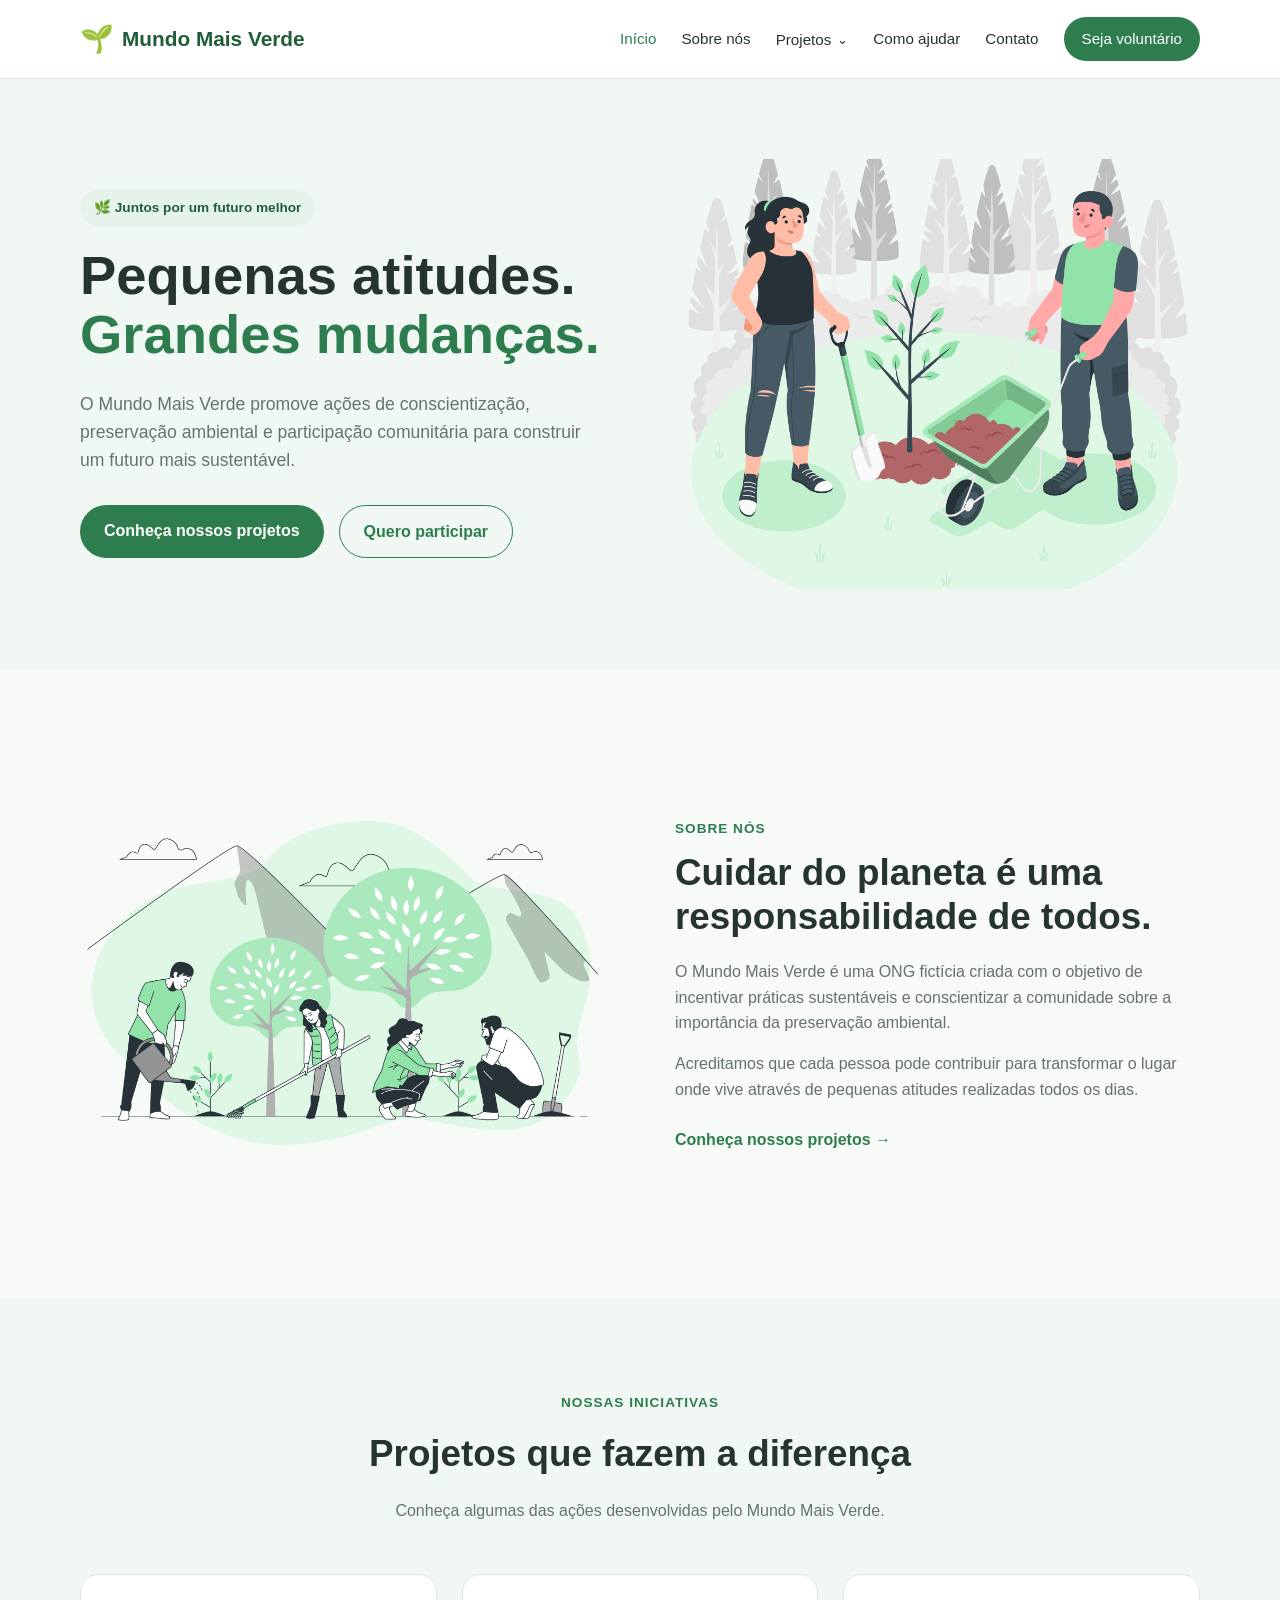
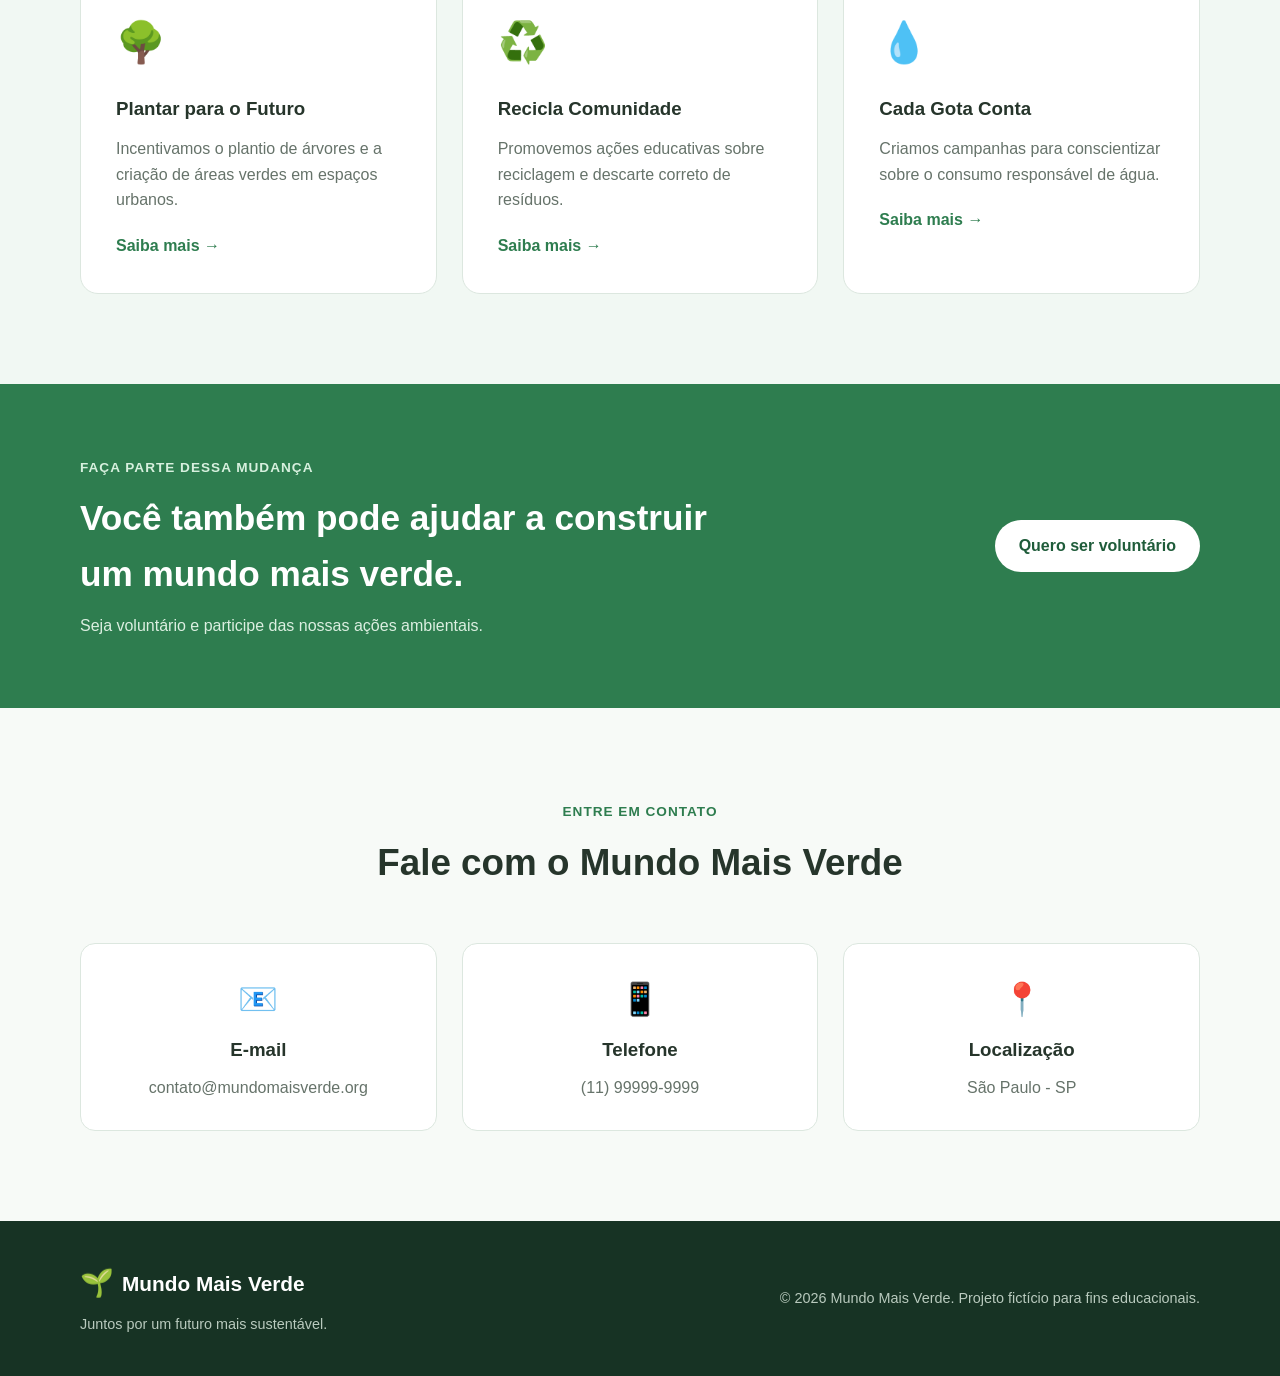
<file: index.html>
<!doctype html>

<html lang="pt-BR">
  <head>
    <meta charset="UTF-8" />
    <meta name="viewport" content="width=device-width, initial-scale=1.0" />

    <title>Mundo Mais Verde | Preservando o nosso futuro</title>

    <link rel="stylesheet" href="css/styles.css" />
  </head>

  <body>
    <header class="header">
      <div class="container header-content">
        <a href="index.html" class="logo">
          <span>🌱</span>
          Mundo Mais Verde
        </a>

        <nav class="nav" id="mainNav">
          <a href="index.html" class="active">Início</a>

          <a href="#sobre">Sobre nós</a>

          <div class="dropdown">
            <button class="dropdown-button">
              Projetos
              <span>⌄</span>
            </button>

            <div class="dropdown-menu">
              <a href="projetos.html">Todos os projetos</a>
              <a href="projetos.html#plantar">Plantar para o Futuro</a>
              <a href="projetos.html#recicla">Recicla Comunidade</a>
              <a href="projetos.html#agua">Cada Gota Conta</a>
            </div>
          </div>

          <a href="#como-ajudar">Como ajudar</a>

          <a href="#contato">Contato</a>

          <a href="cadastro.html" class="nav-button"> Seja voluntário </a>
        </nav>

        <button
          class="menu-toggle"
          id="menuToggle"
          aria-label="Abrir menu"
          aria-expanded="false"
        >
          ☰
        </button>
      </div>
    </header>

    <main>
      <!-- HERO -->

      <section class="hero">
        <div class="container hero-content">
          <div class="hero-text">
            <span class="tag"> 🌿 Juntos por um futuro melhor </span>

            <h1>
              Pequenas atitudes.
              <span>Grandes mudanças.</span>
            </h1>

            <p>
              O Mundo Mais Verde promove ações de conscientização, preservação
              ambiental e participação comunitária para construir um futuro mais
              sustentável.
            </p>

            <div class="hero-buttons">
              <a href="projetos.html" class="button primary">
                Conheça nossos projetos
              </a>

              <a href="cadastro.html" class="button secondary">
                Quero participar
              </a>
            </div>
          </div>

          <div class="hero-image">
            <img
              src="img/planting tree-amico.png"
              alt="Duas pessoas plantando uma arvore"
            />
          </div>
        </div>
      </section>

      <!-- SOBRE -->

      <section id="sobre" class="section">
        <div class="container about">
          <div class="about-image">
            <img
              src="img/planting tree-bro.png"
              alt="Um grupode amigos plantando"
            />
          </div>

          <div class="about-text">
            <span class="section-tag">Sobre nós</span>

            <h2>Cuidar do planeta é uma responsabilidade de todos.</h2>

            <p>
              O Mundo Mais Verde é uma ONG fictícia criada com o objetivo de
              incentivar práticas sustentáveis e conscientizar a comunidade
              sobre a importância da preservação ambiental.
            </p>

            <p>
              Acreditamos que cada pessoa pode contribuir para transformar o
              lugar onde vive através de pequenas atitudes realizadas todos os
              dias.
            </p>

            <a href="projetos.html" class="text-link">
              Conheça nossos projetos →
            </a>
          </div>
        </div>
      </section>

      <!-- PROJETOS -->

      <section class="section projects-section">
        <div class="container">
          <div class="section-header">
            <span class="section-tag">Nossas iniciativas</span>

            <h2>Projetos que fazem a diferença</h2>

            <p>
              Conheça algumas das ações desenvolvidas pelo Mundo Mais Verde.
            </p>
          </div>

          <div class="cards">
            <article class="card">
              <div class="card-icon">🌳</div>

              <h3>Plantar para o Futuro</h3>

              <p>
                Incentivamos o plantio de árvores e a criação de áreas verdes em
                espaços urbanos.
              </p>

              <a href="projetos.html"> Saiba mais → </a>
            </article>

            <article class="card">
              <div class="card-icon">♻️</div>

              <h3>Recicla Comunidade</h3>

              <p>
                Promovemos ações educativas sobre reciclagem e descarte correto
                de resíduos.
              </p>

              <a href="projetos.html"> Saiba mais → </a>
            </article>

            <article class="card">
              <div class="card-icon">💧</div>

              <h3>Cada Gota Conta</h3>

              <p>
                Criamos campanhas para conscientizar sobre o consumo responsável
                de água.
              </p>

              <a href="projetos.html"> Saiba mais → </a>
            </article>
          </div>
        </div>
      </section>

      <!-- COMO AJUDAR -->

      <section id="como-ajudar" class="help-section">
        <div class="container help-content">
          <div>
            <span class="section-tag light"> Faça parte dessa mudança </span>

            <h2>Você também pode ajudar a construir um mundo mais verde.</h2>

            <p>Seja voluntário e participe das nossas ações ambientais.</p>
          </div>

          <a href="cadastro.html" class="button white">
            Quero ser voluntário
          </a>
        </div>
      </section>

      <!-- CONTATO -->

      <section id="contato" class="section">
        <div class="container">
          <div class="section-header">
            <span class="section-tag">Entre em contato</span>

            <h2>Fale com o Mundo Mais Verde</h2>
          </div>

          <div class="contact-grid">
            <div class="contact-item">
              <span>📧</span>
              <h3>E-mail</h3>
              <p>contato@mundomaisverde.org</p>
            </div>

            <div class="contact-item">
              <span>📱</span>
              <h3>Telefone</h3>
              <p>(11) 99999-9999</p>
            </div>

            <div class="contact-item">
              <span>📍</span>
              <h3>Localização</h3>
              <p>São Paulo - SP</p>
            </div>
          </div>
        </div>
      </section>
    </main>

    <footer class="footer">
      <div class="container footer-content">
        <div>
          <a href="index.html" class="logo footer-logo">
            <span>🌱</span>
            Mundo Mais Verde
          </a>

          <p>Juntos por um futuro mais sustentável.</p>
        </div>

        <p>© 2026 Mundo Mais Verde. Projeto fictício para fins educacionais.</p>
      </div>
    </footer>

    <script src="js/scripts.js"></script>
  </body>
</html>
</file>
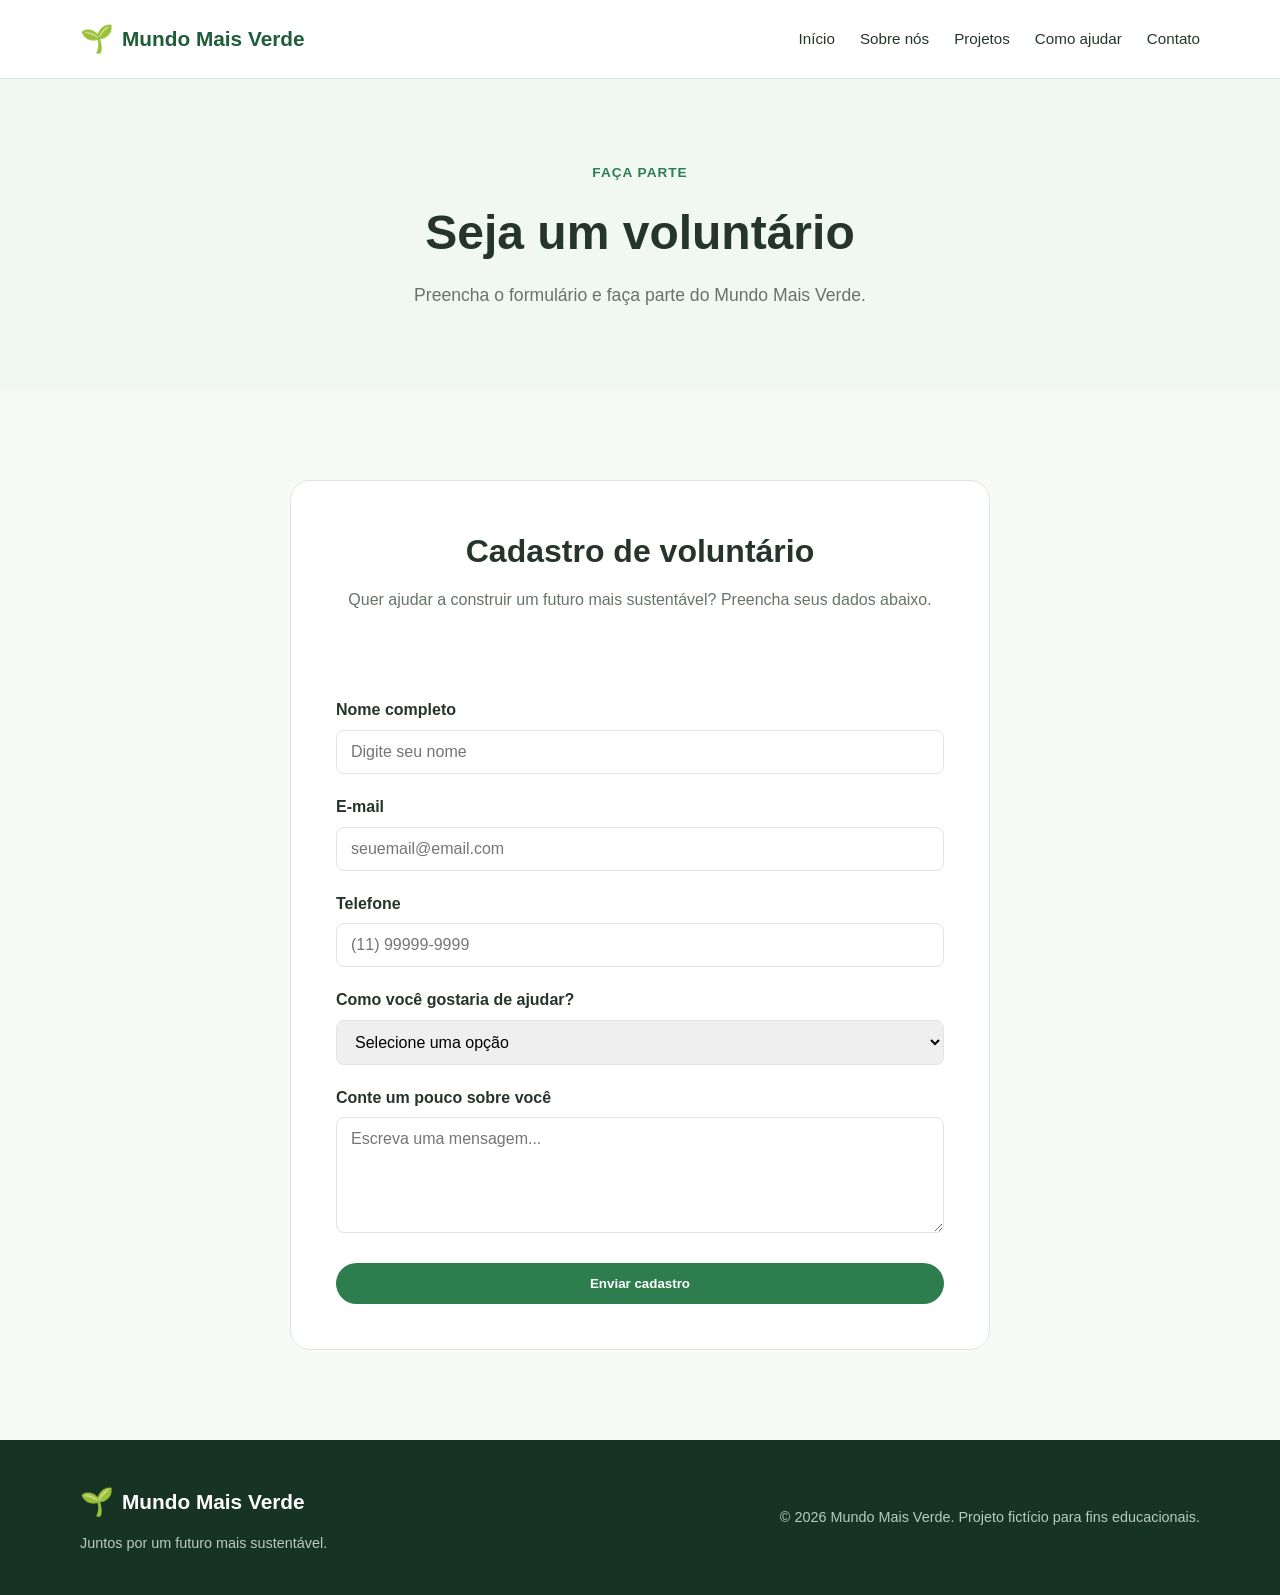
<file: cadastro.html>
<!doctype html>

<html lang="pt-BR">
  <head>
    <meta charset="UTF-8" />
    <meta name="viewport" content="width=device-width, initial-scale=1.0" />

    <title>Cadastro | Mundo Mais Verde</title>

    <link rel="stylesheet" href="css/styles.css" />
  </head>

  <body>
    <header class="header">
      <div class="container header-content">
        <a href="index.html" class="logo">
          <span>🌱</span>
          Mundo Mais Verde
        </a>

        <button
          class="menu-toggle"
          id="menuToggle"
          type="button"
          aria-label="Abrir menu"
          aria-expanded="false"
        >
          ☰
        </button>

        <nav class="nav" id="mainNav">
          <a href="index.html">Início</a>

          <a href="index.html#sobre">Sobre nós</a>

          <a href="projetos.html">Projetos</a>

          <a href="index.html#como-ajudar">Como ajudar</a>

          <a href="index.html#contato">Contato</a>
        </nav>
      </div>
    </header>

    <main>
      <section class="page-hero">
        <div class="container">
          <span class="section-tag"> Faça parte </span>

          <h1>Seja um voluntário</h1>

          <p>Preencha o formulário e faça parte do Mundo Mais Verde.</p>
        </div>
      </section>

      <section class="section">
        <div class="container">
          <div class="form-container">
            <div class="form-intro">
              <h2>Cadastro de voluntário</h2>

              <p>
                Quer ajudar a construir um futuro mais sustentável? Preencha
                seus dados abaixo.
              </p>
            </div>

            <form id="formCadastro">
              <div class="form-group">
                <label for="nome"> Nome completo </label>

                <input
                  type="text"
                  id="nome"
                  name="nome"
                  placeholder="Digite seu nome"
                  required
                />
              </div>

              <div class="form-group">
                <label for="email"> E-mail </label>

                <input
                  type="email"
                  id="email"
                  name="email"
                  placeholder="seuemail@email.com"
                  required
                />
              </div>

              <div class="form-group">
                <label for="telefone"> Telefone </label>

                <input
                  type="tel"
                  id="telefone"
                  name="telefone"
                  placeholder="(11) 99999-9999"
                  required
                />
              </div>

              <div class="form-group">
                <label for="area"> Como você gostaria de ajudar? </label>

                <select id="area" name="area" required>
                  <option value="">Selecione uma opção</option>

                  <option value="plantio">Plantio de árvores</option>

                  <option value="reciclagem">Reciclagem</option>

                  <option value="educacao">Educação ambiental</option>

                  <option value="eventos">Eventos e campanhas</option>
                </select>
              </div>

              <div class="form-group">
                <label for="mensagem"> Conte um pouco sobre você </label>

                <textarea
                  id="mensagem"
                  name="mensagem"
                  rows="5"
                  placeholder="Escreva uma mensagem..."
                ></textarea>
              </div>

              <button type="submit" class="button primary form-button">
                Enviar cadastro
              </button>
            </form>
          </div>
        </div>
      </section>
    </main>

    <footer class="footer">
      <div class="container footer-content">
        <div>
          <a href="index.html" class="logo footer-logo">
            <span>🌱</span>
            Mundo Mais Verde
          </a>

          <p>Juntos por um futuro mais sustentável.</p>
        </div>

        <p>© 2026 Mundo Mais Verde. Projeto fictício para fins educacionais.</p>
      </div>
    </footer>
    <script src="js/scripts.js"></script>
  </body>
</html>
</file>
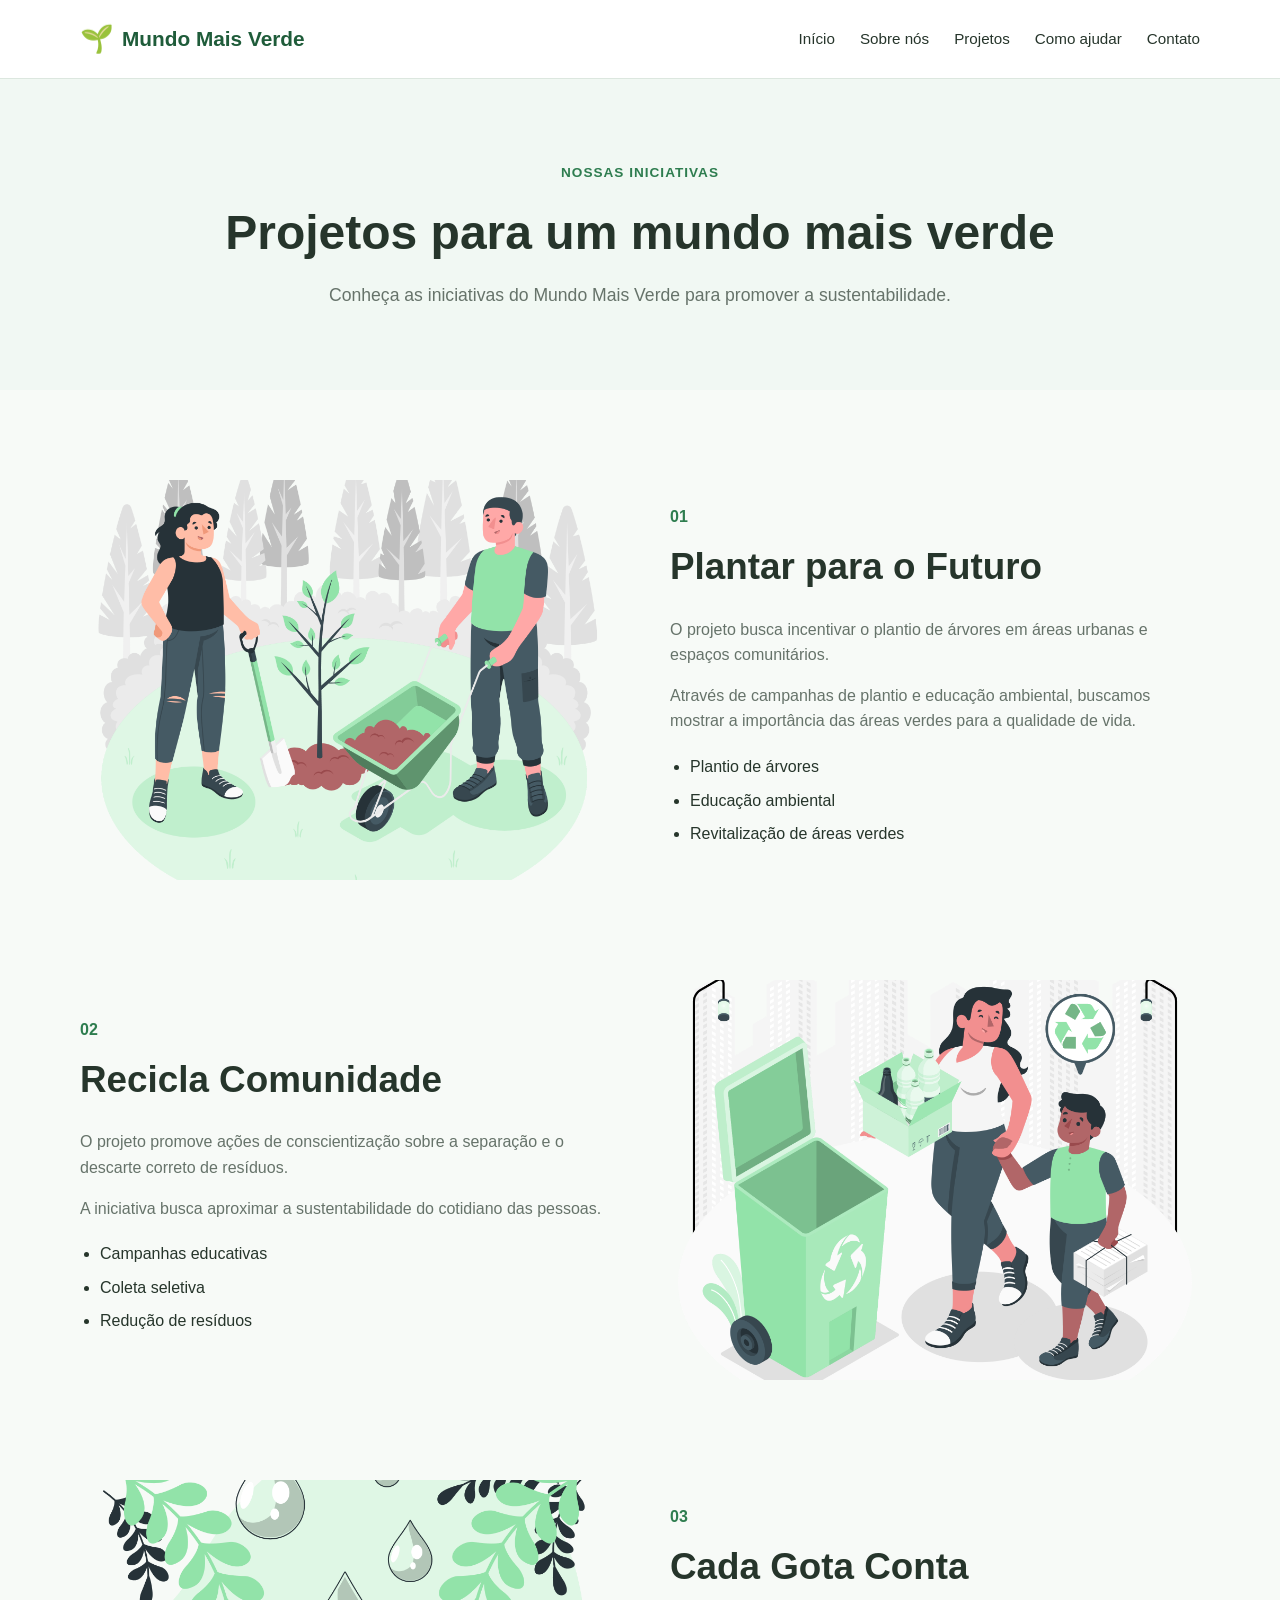
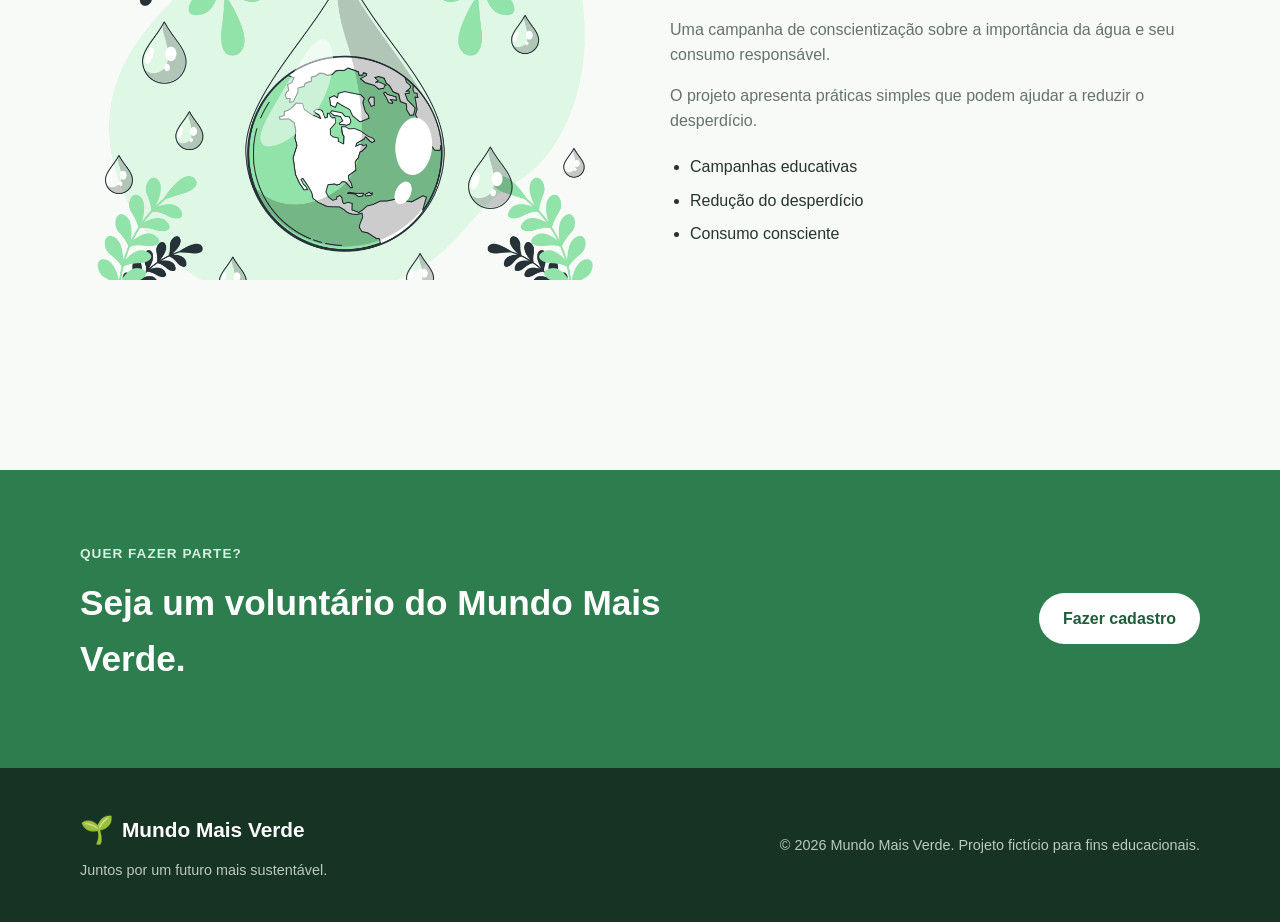
<file: projetos.html>
<!doctype html>

<html lang="pt-BR">
  <head>
    <meta charset="UTF-8" />
    <meta name="viewport" content="width=device-width, initial-scale=1.0" />

    <title>Projetos | Mundo Mais Verde</title>

   <link rel="stylesheet" href="css/styles.css" />
 
  </head>

    <header class="header">
      <div class="container header-content">
        <a href="index.html" class="logo">
          <span>🌱</span>
          Mundo Mais Verde
        </a>

      <button
          class="menu-toggle"
          id="menuToggle"
          type="button"
          aria-label="Abrir menu"
          aria-expanded="false"
        >
          ☰
        </button>

        <nav class="nav" id="mainNav">
          <a href="index.html">Início</a>

          <a href="index.html#sobre">Sobre nós</a>

          <a href="projetos.html">Projetos</a>

          <a href="index.html#como-ajudar">Como ajudar</a>

          <a href="index.html#contato">Contato</a>
        </nav>
      </div>
    </header>

    <main>
      <section class="page-hero">
        <div class="container">
          <span class="section-tag"> Nossas iniciativas </span>

          <h1>Projetos para um mundo mais verde</h1>

          <p>
            Conheça as iniciativas do Mundo Mais Verde para promover a
            sustentabilidade.
          </p>
        </div>
      </section>

      <section class="section">
        <div class="container">
          <article class="project">
            <div class="project-image">
              <img src="img/planting tree-amico.png" alt="Pessoas plantando árvores" />
            </div>

            <div class="project-content">
              <span class="project-number"> 01 </span>

              <h2>Plantar para o Futuro</h2>

              <p>
                O projeto busca incentivar o plantio de árvores em áreas urbanas
                e espaços comunitários.
              </p>

              <p>
                Através de campanhas de plantio e educação ambiental, buscamos
                mostrar a importância das áreas verdes para a qualidade de vida.
              </p>

              <ul>
                <li>Plantio de árvores</li>
                <li>Educação ambiental</li>
                <li>Revitalização de áreas verdes</li>
              </ul>
            </div>
          </article>

          <article class="project reverse">
            <div class="project-image">
              <img
                src="img/Recycling-amico.png"
                alt="Materiais separados para reciclagem"
              />
            </div>

            <div class="project-content">
              <span class="project-number"> 02 </span>

              <h2>Recicla Comunidade</h2>

              <p>
                O projeto promove ações de conscientização sobre a separação e o
                descarte correto de resíduos.
              </p>

              <p>
                A iniciativa busca aproximar a sustentabilidade do cotidiano das
                pessoas.
              </p>

              <ul>
                <li>Campanhas educativas</li>
                <li>Coleta seletiva</li>
                <li>Redução de resíduos</li>
              </ul>
            </div>
          </article>

          <article class="project">
            <div class="project-image">
              <img src="img/Water drop-bro.png" alt="Água sendo preservada na natureza" />
            </div>

            <div class="project-content">
              <span class="project-number"> 03 </span>

              <h2>Cada Gota Conta</h2>

              <p>
                Uma campanha de conscientização sobre a importância da água e
                seu consumo responsável.
              </p>

              <p>
                O projeto apresenta práticas simples que podem ajudar a reduzir
                o desperdício.
              </p>

              <ul>
                <li>Campanhas educativas</li>
                <li>Redução do desperdício</li>
                <li>Consumo consciente</li>
              </ul>
            </div>
          </article>
        </div>
      </section>

      <section class="help-section">
        <div class="container help-content">
          <div>
            <span class="section-tag light"> Quer fazer parte? </span>

            <h2>Seja um voluntário do Mundo Mais Verde.</h2>
          </div>

          <a href="cadastro.html" class="button white"> Fazer cadastro </a>
        </div>
      </section>
    </main>

    <footer class="footer">
      <div class="container footer-content">
        <div>
          <a href="index.html" class="logo footer-logo">
            <span>🌱</span>
            Mundo Mais Verde
          </a>

          <p>Juntos por um futuro mais sustentável.</p>
        </div>

        <p>© 2026 Mundo Mais Verde. Projeto fictício para fins educacionais.</p>
      </div>
    </footer>

    <script src="js/scripts.js"></script>
  </body>
</html>
</file>
<file: css/styles.css>
/* =========================
RESET
========================= */

* {
  margin: 0;
  padding: 0;
  box-sizing: border-box;
}

html {
  scroll-behavior: smooth;
}

body {
  font-family: Arial, Helvetica, sans-serif;
  color: #26352b;
  background-color: #f7faf7;
  line-height: 1.6;
}

img {
  width: 100%;
  display: block;
}

a {
  text-decoration: none;
  color: inherit;
}

/* =========================
CORES
========================= */

:root {
  --verde: #2e7d4f;
  --verde-escuro: #1f5c3a;
  --verde-claro: #e6f3ea;
  --verde-muito-claro: #f1f8f3;
  --azul: #5aa9a2;
  --branco: #ffffff;
  --texto: #26352b;
  --texto-claro: #66736a;
  --borda: #dce7df;
}

/* =========================
CONTAINER
========================= */

.container {
  width: min(1120px, 90%);
  margin: 0 auto;
}

/* =========================
HEADER
========================= */

.header {
  background-color: var(--branco);
  border-bottom: 1px solid var(--borda);
  position: sticky;
  top: 0;
  z-index: 1000;
}

.header-content {
  min-height: 78px;
  display: flex;
  align-items: center;
  justify-content: space-between;
  gap: 30px;
}

.logo {
  display: flex;
  align-items: center;
  gap: 8px;
  color: var(--verde-escuro);
  font-size: 1.3rem;
  font-weight: 700;
}

.logo span {
  font-size: 1.7rem;
}

.nav {
  display: flex;
  align-items: center;
  gap: 25px;
}

.nav a {
  color: var(--texto);
  font-size: 0.95rem;
  transition: 0.3s;
}

.nav a:hover,
.nav a.active {
  color: var(--verde);
}

.nav-button {
  background-color: var(--verde);
  color: white !important;
  padding: 10px 18px;
  border-radius: 25px;
}

.nav-button:hover {
  background-color: var(--verde-escuro);
}

/* =========================
HERO
========================= */

.hero {
  background-color: var(--verde-muito-claro);
  padding: 80px 0;
}

.hero-content {
  display: grid;
  grid-template-columns: 1fr 1fr;
  align-items: center;
  gap: 60px;
}

.tag {
  display: inline-block;
  background-color: var(--verde-claro);
  color: var(--verde-escuro);
  padding: 7px 14px;
  border-radius: 20px;
  font-size: 0.85rem;
  font-weight: 600;
  margin-bottom: 20px;
}

.hero h1 {
  font-size: 3.4rem;
  line-height: 1.1;
  margin-bottom: 25px;
}

.hero h1 span {
  display: block;
  color: var(--verde);
}

.hero p {
  color: var(--texto-claro);
  font-size: 1.1rem;
  max-width: 550px;
  margin-bottom: 30px;
}

.hero-image img {
  height: 430px;
  object-fit: cover;
  border-radius: 25px;
}

/* =========================
BOTÕES
========================= */

.hero-buttons {
  display: flex;
  gap: 15px;
  flex-wrap: wrap;
}

.button {
  display: inline-block;
  padding: 13px 24px;
  border-radius: 30px;
  font-weight: 600;
  transition: 0.3s;
  border: none;
  cursor: pointer;
}

.button.primary {
  background-color: var(--verde);
  color: white;
}

.button.primary:hover {
  background-color: var(--verde-escuro);
  transform: translateY(-2px);
}

.button.secondary {
  border: 1px solid var(--verde);
  color: var(--verde);
  background-color: transparent;
}

.button.secondary:hover {
  background-color: var(--verde-claro);
}

.button.white {
  background-color: white;
  color: var(--verde-escuro);
}

.button.white:hover {
  transform: translateY(-2px);
}

/* =========================
SEÇÕES
========================= */

.section {
  padding: 90px 0;
}

.section-tag {
  color: var(--verde);
  font-size: 0.85rem;
  font-weight: 700;
  text-transform: uppercase;
  letter-spacing: 1px;
}

.section-tag.light {
  color: #d7f0de;
}

.section-header {
  text-align: center;
  max-width: 650px;
  margin: 0 auto 50px;
}

.section-header h2 {
  font-size: 2.3rem;
  margin: 10px 0 15px;
}

.section-header p {
  color: var(--texto-claro);
}

/* =========================
SOBRE
========================= */

.about {
  display: grid;
  grid-template-columns: 1fr 1fr;
  align-items: center;
  gap: 70px;
}

.about-image img {
  height: 450px;
  object-fit: cover;
  border-radius: 25px;
}

.about-text h2 {
  font-size: 2.3rem;
  line-height: 1.2;
  margin: 10px 0 20px;
}

.about-text p {
  color: var(--texto-claro);
  margin-bottom: 15px;
}

.text-link {
  display: inline-block;
  margin-top: 10px;
  color: var(--verde);
  font-weight: 700;
}

/* =========================
CARDS
========================= */

.projects-section {
  background-color: var(--verde-muito-claro);
}

.cards {
  display: grid;
  grid-template-columns: repeat(3, 1fr);
  gap: 25px;
}

.card {
  background-color: white;
  padding: 35px;
  border-radius: 18px;
  border: 1px solid var(--borda);
  transition: 0.3s;
}

.card:hover {
  transform: translateY(-5px);
}

.card-icon {
  font-size: 2.5rem;
  margin-bottom: 20px;
}

.card h3 {
  margin-bottom: 12px;
}

.card p {
  color: var(--texto-claro);
  margin-bottom: 20px;
}

.card a {
  color: var(--verde);
  font-weight: 700;
}

/* =========================
COMO AJUDAR
========================= */

.help-section {
  background-color: var(--verde);
  color: white;
  padding: 70px 0;
}

.help-content {
  display: flex;
  align-items: center;
  justify-content: space-between;
  gap: 40px;
}

.help-content h2 {
  max-width: 650px;
  font-size: 2.2rem;
  margin: 10px 0;
}

.help-content p {
  color: #dcefe1;
}

/* =========================
CONTATO
========================= */

.contact-grid {
  display: grid;
  grid-template-columns: repeat(3, 1fr);
  gap: 25px;
}

.contact-item {
  text-align: center;
  padding: 30px;
  background-color: white;
  border: 1px solid var(--borda);
  border-radius: 15px;
}

.contact-item span {
  font-size: 2rem;
}

.contact-item h3 {
  margin: 10px 0;
}

.contact-item p {
  color: var(--texto-claro);
}

/* =========================
PÁGINAS INTERNAS
========================= */

.page-hero {
  background-color: var(--verde-muito-claro);
  padding: 80px 0;
  text-align: center;
}

.page-hero h1 {
  font-size: 3rem;
  margin: 10px 0;
}

.page-hero p {
  color: var(--texto-claro);
  font-size: 1.1rem;
}

/* =========================
PROJETOS
========================= */

.project {
  display: grid;
  grid-template-columns: 1fr 1fr;
  gap: 60px;
  align-items: center;
  margin-bottom: 100px;
}

.project.reverse .project-image {
  order: 2;
}

.project-image img {
  height: 400px;
  object-fit: cover;
  border-radius: 20px;
}

.project-number {
  color: var(--verde);
  font-size: 1rem;
  font-weight: bold;
}

.project-content h2 {
  font-size: 2.3rem;
  margin: 8px 0 20px;
}

.project-content p {
  color: var(--texto-claro);
  margin-bottom: 15px;
}

.project-content ul {
  margin-top: 20px;
  padding-left: 20px;
}

.project-content li {
  margin-bottom: 8px;
}

/* =========================
FORMULÁRIO
========================= */

.form-container {
  max-width: 700px;
  margin: 0 auto;
  background-color: white;
  padding: 45px;
  border-radius: 20px;
  border: 1px solid var(--borda);
}

.form-intro {
  text-align: center;
  margin-bottom: 35px;
}

.form-intro h2 {
  font-size: 2rem;
  margin-bottom: 10px;
}

.form-intro p {
  color: var(--texto-claro);
}

.form-group {
  display: flex;
  flex-direction: column;
  margin-bottom: 20px;
}

.form-group label {
  font-weight: 600;
  margin-bottom: 7px;
}

.form-group input,
.form-group select,
.form-group textarea {
  font-family: inherit;
  font-size: 1rem;
  padding: 12px 14px;
  border: 1px solid var(--borda);
  border-radius: 8px;
  outline: none;
}

.form-group input:focus,
.form-group select:focus,
.form-group textarea:focus {
  border-color: var(--verde);
}

.form-group textarea {
  resize: vertical;
}

.form-button {
  width: 100%;
  margin-top: 10px;
}

/* =========================
FOOTER
========================= */

.footer {
  background-color: #173324;
  color: white;
  padding: 40px 0;
}

.footer-content {
  display: flex;
  justify-content: space-between;
  align-items: center;
  gap: 30px;
}

.footer-logo {
  color: white;
  margin-bottom: 8px;
}

.footer p {
  color: #b9cabe;
  font-size: 0.9rem;
}

/* =========================
RESPONSIVIDADE
========================= */

/* =========================
DROPDOWN
========================= */

.dropdown {
  position: relative;
}

.dropdown-button {
  display: flex;
  align-items: center;
  gap: 6px;

  border: none;
  background: transparent;

  color: var(--texto);

  font-family: inherit;
  font-size: 0.95rem;

  cursor: pointer;
}

.dropdown-button:hover {
  color: var(--verde);
}

.dropdown-button span {
  font-size: 0.8rem;
}

/* Submenu escondido no desktop */

.dropdown-menu {
  position: absolute;
  top: calc(100% + 10px);
  left: 0;

  min-width: 230px;

  background-color: var(--branco);

  border: 1px solid var(--borda);
  border-radius: 10px;

  padding: 8px;

  box-shadow: 0 10px 30px rgba(0, 0, 0, 0.1);

  opacity: 0;
  visibility: hidden;

  transform: translateY(-10px);

  transition:
    opacity 0.2s ease,
    transform 0.2s ease,
    visibility 0.2s;
}

/* Mostra o submenu */

.dropdown:hover .dropdown-menu {
  opacity: 1;
  visibility: visible;
  transform: translateY(0);
}

/* Links do submenu */

.dropdown-menu a {
  display: block;

  padding: 10px 12px;

  color: var(--texto);

  border-radius: 6px;

  white-space: nowrap;
}

.dropdown-menu a:hover {
  background-color: var(--verde-claro);
  color: var(--verde-escuro);
}

/* =========================
BOTÃO HAMBÚRGUER
========================= */

.menu-toggle {
  display: none;

  border: none;
  background: transparent;

  color: var(--verde-escuro);

  font-size: 2rem;

  cursor: pointer;
}

/* =========================
RESPONSIVIDADE
========================= */

/* 1200px - telas grandes */

@media (max-width: 1200px) {
  .container {
    width: 92%;
  }
}

/* 992px - notebooks e tablets */

@media (max-width: 992px) {
  .container {
    width: 92%;
  }

  .hero-content,
  .about,
  .project {
    gap: 40px;
  }

  .nav {
    gap: 18px;
  }
}

/* 768px - tablets */

@media (max-width: 768px) {
  .header-content {
    min-height: 70px;
    position: relative;
  }

  /* Mostra o botão hambúrguer */

  .menu-toggle {
    display: block;
  }

  /* Menu fechado */

  .nav {
    position: absolute;

    top: 100%;
    left: 0;
    right: 0;

    display: flex;
    flex-direction: column;
    align-items: stretch;

    gap: 0;

    background-color: var(--branco);

    padding: 0 5%;

    border-top: 1px solid var(--borda);

    max-height: 0;

    overflow: hidden;

    opacity: 0;

    transition:
      max-height 0.4s ease,
      opacity 0.3s ease,
      padding 0.3s ease;
  }

  /* Menu aberto */

  .nav.active {
    max-height: 600px;

    opacity: 1;

    padding-top: 15px;
    padding-bottom: 15px;
  }

  .nav > a {
    padding: 12px 0;
  }

  /* Dropdown no mobile */

  .dropdown {
    width: 100%;
  }

  .dropdown-button {
    width: 100%;

    justify-content: space-between;

    padding: 12px 0;
  }

  .dropdown-menu {
    position: static;

    width: 100%;

    border: none;

    box-shadow: none;

    padding: 0 0 0 15px;

    opacity: 1;

    visibility: visible;

    transform: none;

    max-height: 0;

    overflow: hidden;

    transition: max-height 0.3s ease;
  }

  .dropdown:hover .dropdown-menu {
    max-height: 300px;
  }

  .nav-button {
    text-align: center;

    margin-top: 10px;
  }

  /* Layout */

  .hero-content,
  .about,
  .project {
    grid-template-columns: 1fr;
  }

  .hero {
    padding: 60px 0;
  }

  .hero h1 {
    font-size: 2.7rem;
  }

  .cards,
  .contact-grid {
    grid-template-columns: 1fr;
  }

  .project.reverse .project-image {
    order: 0;
  }

  .help-content,
  .footer-content {
    flex-direction: column;
    text-align: center;
  }
}

/* 576px - smartphones */

@media (max-width: 576px) {
  .container {
    width: 94%;
  }

  .logo {
    font-size: 1.1rem;
  }

  .hero h1 {
    font-size: 2.2rem;
  }

  .section {
    padding: 60px 0;
  }

  .form-container {
    padding: 25px;
  }

  .hero-buttons {
    flex-direction: column;
  }

  .hero-buttons .button {
    text-align: center;
  }
}

/* 400px - smartphones pequenos */

@media (max-width: 400px) {
  .container {
    width: 92%;
  }

  .logo {
    font-size: 1rem;
  }

  .logo span {
    font-size: 1.4rem;
  }

  .hero h1 {
    font-size: 1.9rem;
  }

  .section-header h2,
  .about-text h2 {
    font-size: 1.8rem;
  }

  .card {
    padding: 25px;
  }
}

/* ========================= NOTIFICAÇÕES DO FORMULÁRIO ========================= */
#formNotification {
  padding: 15px;
  margin-bottom: 20px;
  border-radius: 8px;
  font-weight: 500;
}
#formNotification.success {
  background-color: #e8f5e9;
  color: #2e7d32;
  border: 1px solid #81c784;
}
#formNotification.error {
  background-color: #ffebee;
  color: #c62828;
  border: 1px solid #ef9a9a;
} /* ========================= CAMPOS COM ERRO ========================= */
.input-error {
  border: 2px solid #c62828 !important;
  background-color: #fff5f5;
}
</file>
